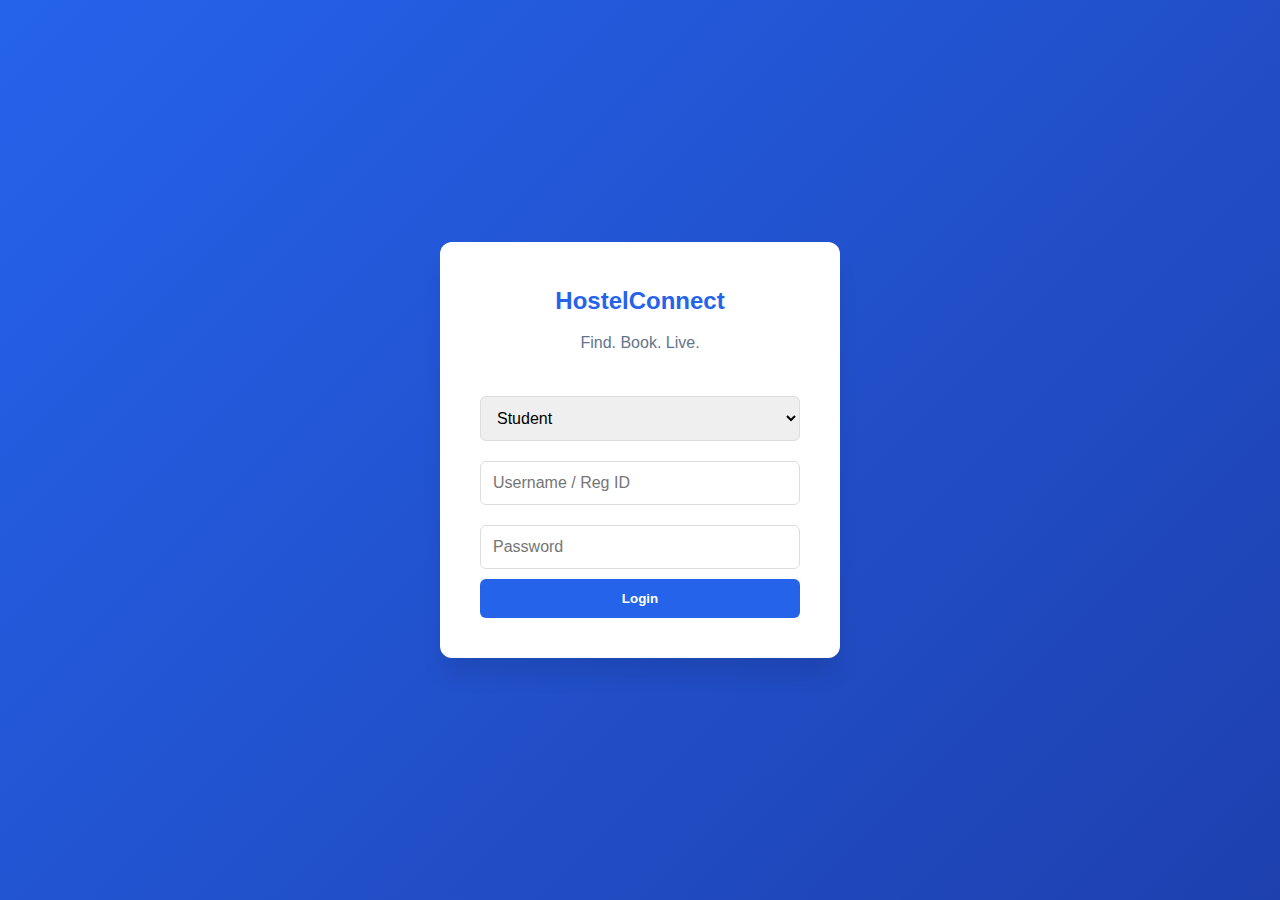
<file: index.html>
<!DOCTYPE html>
<html lang="en">
<head>
    <meta charset="UTF-8">
    <meta name="viewport" content="width=device-width, initial-scale=1.0">
    <title>Login - HostelConnect</title>
    <link rel="stylesheet" href="css/style.css">
</head>
<body>
    <div class="auth-wrapper">
        <div class="auth-card">
            <h1 class="logo" style="margin-bottom: 10px;">HostelConnect</h1>
            <p style="color: #64748B; margin-bottom: 30px;">Find. Book. Live.</p>
            
            <form id="loginForm">
                <select id="role" class="form-control">
                    <option value="student">Student</option>
                    <option value="hostel">Hostel Manager</option>
                    <option value="admin">Admin</option>
                </select>
                <input type="text" placeholder="Username / Reg ID" class="form-control" required>
                <input type="password" placeholder="Password" class="form-control" required>
                <button type="submit" class="btn">Login</button>
            </form>
        </div>
    </div>

    <script>
        document.getElementById('loginForm').addEventListener('submit', (e) => {
            e.preventDefault();
            const role = document.getElementById('role').value;
            localStorage.setItem('currentUserRole', role);
            window.location.href = `${role}.html`;
        });
    </script>
</body>
</html>
</file>
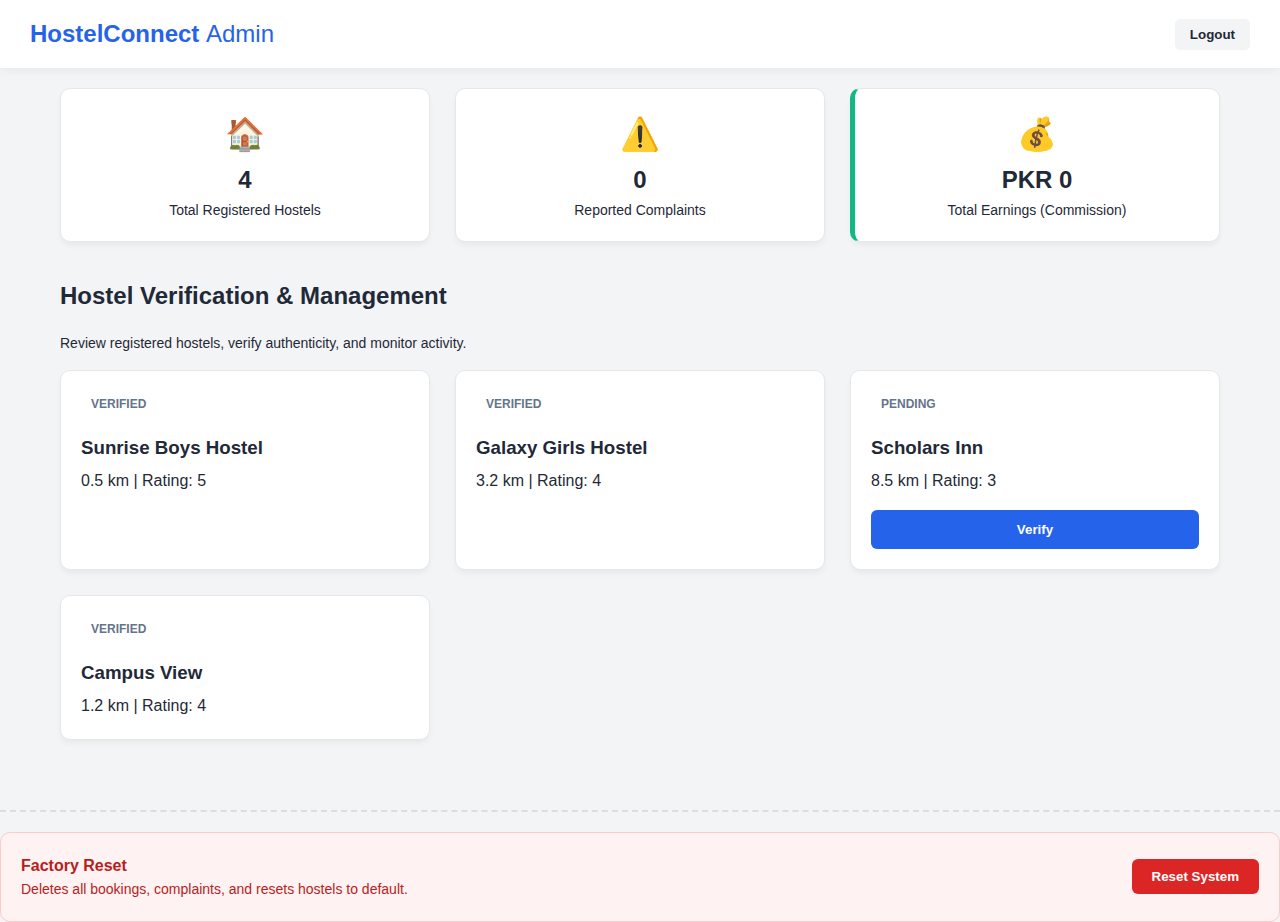
<file: admin.html>
<!DOCTYPE html>
<html lang="en">
<head>
    <meta charset="UTF-8">
    <meta name="viewport" content="width=device-width, initial-scale=1.0">
    <title>HostelConnect | Admin Dashboard</title>

    <!-- Main Styles -->
    <link rel="stylesheet" href="css/style.css">
</head>

<body>

    <!-- ================= HEADER ================= -->
    <header class="header">
        <div class="logo">HostelConnect <span style="font-weight:400;">Admin</span></div>
        <button onclick="logout()" class="nav-btn">Logout</button>
    </header>

    <!-- ================= MAIN CONTENT ================= -->
    <main class="container">

        <!-- ===== STATS CARDS ===== -->
        <section class="grid" style="margin-bottom: 35px;">

            <article class="card" style="text-align:center;">
                <h1>🏠</h1>
                <h2 id="totalHostels">0</h2>
                <p class="text-sm">Total Registered Hostels</p>
            </article>

            <article class="card" style="text-align:center;">
                <h1>⚠️</h1>
                <h2 id="totalComplaints">0</h2>
                <p class="text-sm">Reported Complaints</p>
            </article>
            <!-- Card 3: Revenue -->
<article class="card" style="text-align:center; border-left: 5px solid #10B981;">
    <h1>💰</h1>
    <h2 id="totalRevenue">PKR 0</h2>
    <p class="text-sm">Total Earnings (Commission)</p>
</article>

        </section>

        <!-- ===== HOSTEL MANAGEMENT ===== -->
        <section>
            <h2>Hostel Verification & Management</h2>
            <p class="text-sm mt-2">
                Review registered hostels, verify authenticity, and monitor activity.
            </p>

            <div id="adminHostelList" class="grid mt-2"></div>
        </section>

    </main>
<!-- ===== DANGER ZONE (SYSTEM CONTROL) ===== -->
<section style="margin-top: 50px; border-top: 2px dashed #ddd; padding-top: 20px;">
    
    <div style="background: #FEF2F2; border: 1px solid #FECACA; padding: 20px; border-radius: 10px; display: flex; justify-content: space-between; align-items: center;">
        <div>
            <strong style="color: #B91C1C;">Factory Reset</strong>
            <p class="text-sm" style="color: #B91C1C;">Deletes all bookings, complaints, and resets hostels to default.</p>
        </div>
        <button onclick="factoryReset()" class="btn" style="background: #DC2626; color: white; width: auto; padding: 10px 20px;">
            Reset System
        </button>
    </div>
</section>
    <!-- ================= SCRIPTS ================= -->
    <script src="js/app.js"></script>
    <script>
        document.addEventListener("DOMContentLoaded", loadAdminDashboard);
    </script>

</body>
</html>
</file>
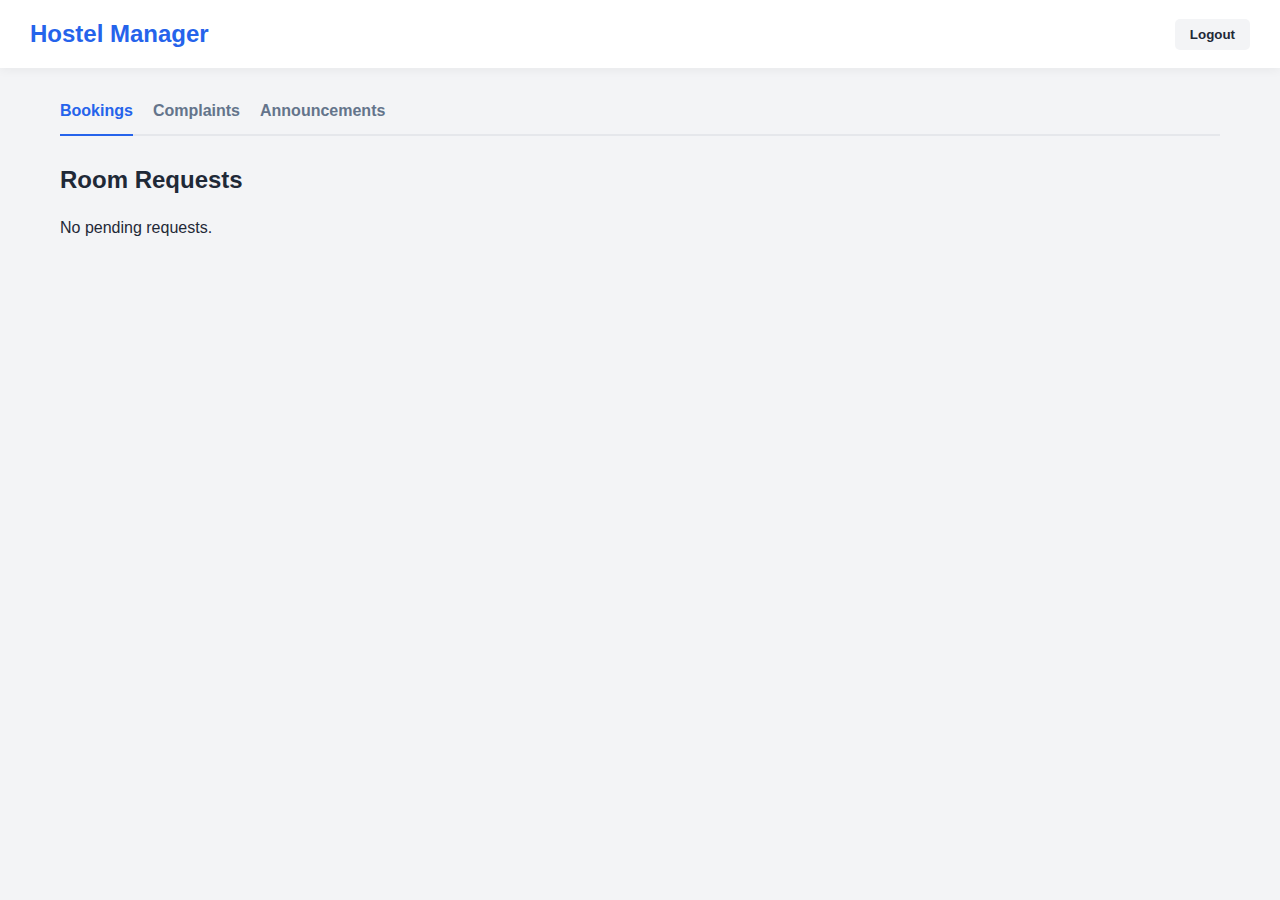
<file: hostel.html>
<!DOCTYPE html>
<html lang="en">
<head>
    <meta charset="UTF-8">
    <meta name="viewport" content="width=device-width, initial-scale=1.0">
    <title>Manager - HostelConnect</title>
    <link rel="stylesheet" href="css/style.css">
</head>
<body>
    <header class="header">
        <div class="logo">Hostel Manager</div>
        <button onclick="logout()" class="nav-btn">Logout</button>
    </header>

    <div class="container">
        <div class="tabs">
            <div class="tab active" onclick="switchTab('bookings')">Bookings</div>
            <div class="tab" onclick="switchTab('complaints')">Complaints</div>
            <div class="tab" onclick="switchTab('announce')">Announcements</div>
        </div>

        <!-- Bookings -->
        <section id="bookings">
            <h2>Room Requests</h2>
            <div id="hostelBookings" class="grid mt-2"></div>
        </section>

        <!-- Complaints -->
        <section id="complaints" class="hidden">
            <h2>Resident Complaints</h2>
            <div id="hostelComplaints" class="grid mt-2"></div>
        </section>

        <!-- Announcements -->
        <section id="announce" class="hidden">
            <div class="card" style="max-width: 600px;">
                <h3>Post Announcement</h3>
                <form onsubmit="postAnnouncement(event)">
                    <textarea id="announceMsg" class="form-control" placeholder="E.g., Mess menu changed..." required></textarea>
                    <button class="btn">Post Update</button>
                </form>
            </div>
        </section>
    </div>

    <script src="js/app.js"></script>
    <script>document.addEventListener('DOMContentLoaded', loadHostelDashboard);</script>
</body>
</html>
</file>
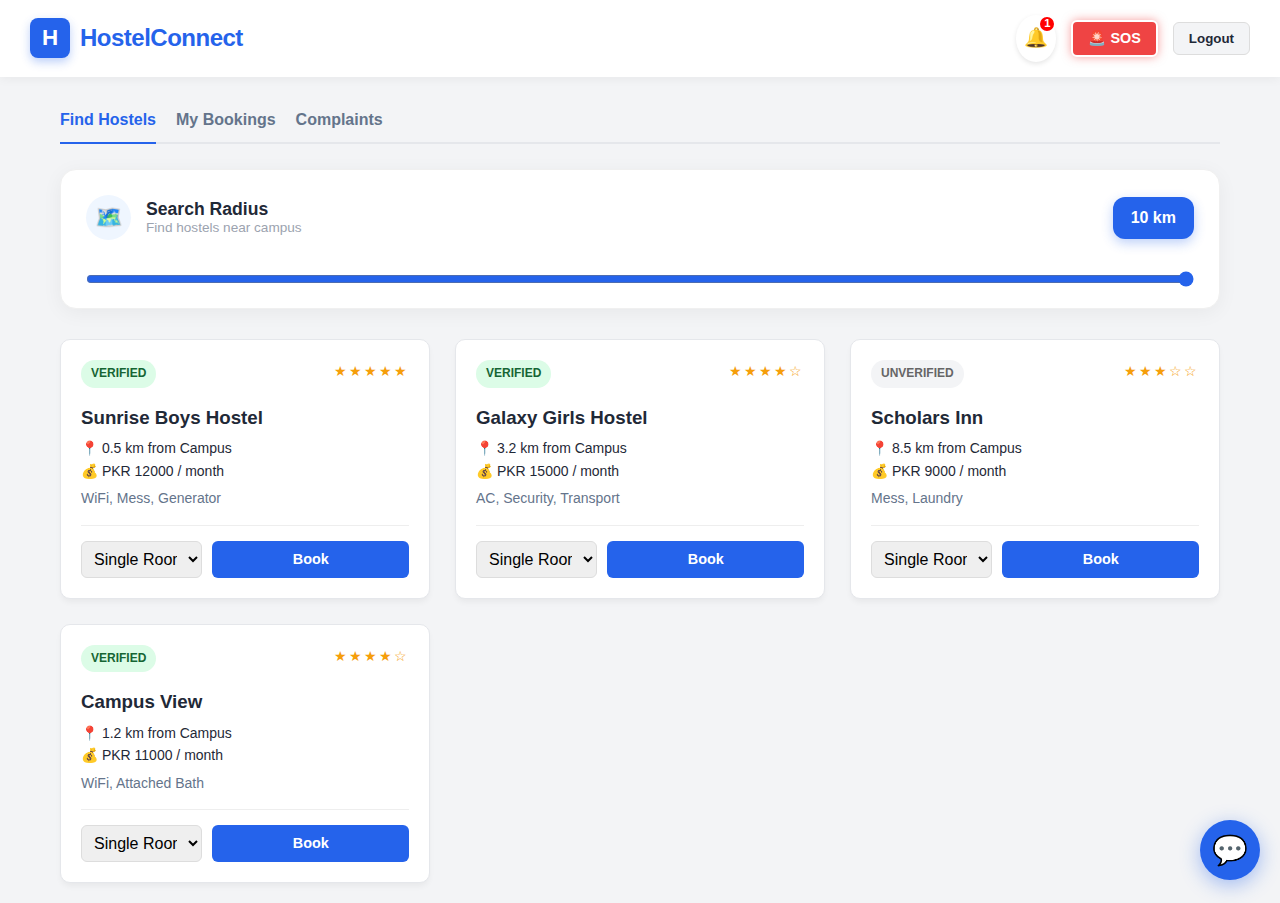
<file: student.html>
<!DOCTYPE html>
<html lang="en">
<head>
    <meta charset="UTF-8">
    <meta name="viewport" content="width=device-width, initial-scale=1.0">
    <title>HostelConnect | Student Dashboard</title>

    <!-- Main Styles -->
    <link rel="stylesheet" href="css/style.css">
</head>

<body>

   
<!-- ================= HEADER WITH NOTIFICATION ================= -->
<header class="header">
    <!-- UPDATED LOGO (BLUE THEME) -->
<div style="display: flex; align-items: center; gap: 10px;">
    <!-- 'H' Box -->
    <div style="width: 40px; height: 40px; background: var(--primary); border-radius: 8px; display: flex; align-items: center; justify-content: center; color: white; font-weight: bold; font-size: 1.4rem; box-shadow: 0 4px 10px rgba(37, 99, 235, 0.3);">
        H
    </div>
    <!-- Text -->
    <span style="font-size: 1.5rem; font-weight: 800; color: var(--primary); letter-spacing: -0.5px;">
        HostelConnect
    </span>
</div>
    
    <div style="display:flex; gap:15px; align-items:center;">
        
        <!-- NOTIFICATION BELL -->
        <div style="position: relative;">
            <div onclick="toggleNotifications()" style="cursor: pointer; background: white; padding: 8px; border-radius: 50%; box-shadow: 0 2px 5px rgba(0,0,0,0.1);">
                <span style="font-size: 1.2rem;">🔔</span>
                <span id="notifBadge" style="position: absolute; top: 0; right: 0; background: red; color: white; font-size: 0.7rem; width: 18px; height: 18px; border-radius: 50%; display: flex; align-items: center; justify-content: center; font-weight: bold; border: 2px solid white;">1</span>
            </div>
            <!-- Dropdown -->
            <div id="notificationDropdown" class="hidden" style="position: absolute; top: 50px; right: 0; width: 300px; background: white; box-shadow: 0 5px 15px rgba(0,0,0,0.2); border-radius: 10px; padding: 15px; z-index: 1000; border: 1px solid #eee;">
                <h4 style="margin-bottom: 10px; border-bottom: 1px solid #eee; padding-bottom: 5px;">Notifications</h4>
                <div id="notifContent"><p style="font-size: 0.85rem; color: #666;">No new notifications.</p></div>
            </div>
        </div>

        <!-- SOS BUTTON -->
        <button onclick="triggerSOS()" class="btn" style="background:#EF4444; color:white; padding:8px 15px; font-weight:bold; border:2px solid white; box-shadow:0 0 10px rgba(239,68,68,0.5); animation: pulse 2s infinite; font-size: 0.9rem;">
            🚨 SOS
        </button>

        <!-- LOGOUT BUTTON (Fixed) -->
        <button onclick="logout()" class="nav-btn" style="background: #F3F4F6; border: 1px solid #ddd; padding: 8px 15px; border-radius: 6px; cursor: pointer; font-weight: 600;">
            Logout
        </button>
    </div>
</header>

    <!-- ================= MAIN CONTENT ================= -->
    <main class="container">

       
       

        <!-- ===== TABS ===== -->
        <nav class="tabs">
            <div class="tab active" onclick="switchTab('find')">Find Hostels</div>
            <div class="tab" onclick="switchTab('my-bookings')">My Bookings</div>
            <div class="tab" onclick="switchTab('complaints')">Complaints</div>
        </nav>

        <!-- ================= FIND HOSTEL ================= -->
        <section id="find">

            <!-- Filter -->
            <!-- ================= FIXED DISTANCE FILTER ================= -->
<div class="filter-box" style="background: white; padding: 25px; border-radius: 16px; box-shadow: 0 4px 20px rgba(0,0,0,0.05); margin-bottom: 30px; border: 1px solid #f0f0f0;">
    
    <!-- HEADER ROW: Left (Text) & Right (Badge) ko alag rakha hai -->
    <div style="display: flex; justify-content: space-between; align-items: center; margin-bottom: 20px; width: 100%;">
        
        <!-- LEFT SIDE: Icon + Text -->
        <div style="display: flex; align-items: center; gap: 15px;">
            <!-- Icon Box -->
            <div style="background: #EFF6FF; width: 45px; height: 45px; border-radius: 50%; display: flex; align-items: center; justify-content: center;">
                <span style="font-size: 1.4rem;">🗺️</span>
            </div>
            
            <!-- Text -->
            <div style="display: flex; flex-direction: column;">
                <h3 style="margin: 0; font-size: 1.1rem; color: #1F2937; line-height: 1.2;">Search Radius</h3>
                <p style="margin: 0; font-size: 0.85rem; color: #9CA3AF; line-height: 1.2;">Find hostels near campus</p>
            </div>
        </div>
        
        <!-- RIGHT SIDE: Badge (Fixed Position) -->
        <div style="background: var(--primary); color: white; padding: 8px 18px; border-radius: 12px; font-weight: 700; box-shadow: 0 4px 12px rgba(37, 99, 235, 0.3); white-space: nowrap;">
            <span id="distValue">10 km</span>
        </div>

    </div>

    <!-- SLIDER -->
    <input 
        type="range" 
        min="1" 
        max="10" 
        value="10"
        oninput="filterHostels(this.value)"
        style="width: 100%; cursor: pointer; height: 8px; border-radius: 5px; background: #E5E7EB; accent-color: var(--primary); outline: none; display: block;"
    >

    

</div>

            <!-- Hostel Cards -->
            <div id="hostelList" class="grid"></div>
        </section>

        <!-- ================= MY BOOKINGS ================= -->
        <section id="my-bookings" class="hidden">
            <h2>My Booking Requests</h2>
            <p class="text-sm mt-2">
                Track the status of your hostel room booking requests.
            </p>
            <div id="bookingList" class="grid mt-2"></div>
        </section>

        <!-- ================= COMPLAINTS ================= -->
        <section id="complaints" class="hidden">

            <div class="grid">

                <!-- Report Complaint -->
                <div class="card">
                    <h3>Report an Issue</h3>
                    <p class="text-sm mt-2">
                        Submit hostel-related issues for quick resolution.
                    </p>

                    <form onsubmit="submitComplaint(event)" class="mt-2">
                        <select id="complaintHostelSelect" class="form-control" required></select>

                        <textarea 
                            id="complaintText" 
                            class="form-control" 
                            placeholder="e.g. Wi-Fi not working, water issue..."
                            rows="4"
                            required>
                        </textarea>

                        <button class="btn btn-primary mt-2">
                            Submit Complaint
                        </button>
                    </form>
                </div>

                <!-- Complaint History -->
                <div>
                    <h3>My Complaint History</h3>
                    <p class="text-sm mt-2">
                        View the status of previously reported issues.
                    </p>
                    <div id="studentComplaintList" class="mt-2"></div>
                </div>

            </div>

        </section>

    </main>
<!-- ================= REVIEW MODAL (Popup) ================= -->
<div id="reviewModal" class="modal hidden">
    <div class="modal-content">
        <span onclick="closeReviewModal()" class="close-btn">&times;</span>
        <h3>Rate & Review</h3>
        <p class="text-sm">Share your experience with this hostel.</p>
        
        <form onsubmit="submitReview(event)" class="mt-2">
            <input type="hidden" id="reviewHostelId"> <!-- Hidden ID tracker -->
            
            <div class="form-group">
                <label>Rating</label>
                <select id="reviewStars" class="form-control">
                    <option value="5">★★★★★ (Excellent)</option>
                    <option value="4">★★★★☆ (Good)</option>
                    <option value="3">★★★☆☆ (Average)</option>
                    <option value="2">★★☆☆☆ (Poor)</option>
                    <option value="1">★☆☆☆☆ (Terrible)</option>
                </select>
            </div>

            <div class="form-group">
                <label>Review Comment</label>
                <textarea id="reviewText" class="form-control" rows="3" placeholder="e.g. Good food, but WiFi is slow..." required></textarea>
            </div>

            <button class="btn btn-primary">Submit Review</button>
        </form>
    </div>
</div>
<!-- ================= PAYMENT GATEWAY MODAL ================= -->
<div id="paymentModal" class="modal hidden">
    <div class="modal-content" style="max-width: 450px;">
        <span onclick="closePaymentModal()" class="close-btn">&times;</span>
        
        <div style="text-align: center; margin-bottom: 20px;">
            <h2 style="color: var(--primary);">Secure Checkout 🔒</h2>
            <p class="text-sm">Complete your booking securely.</p>
        </div>

        <!-- Bill Summary -->
        <div style="background: #F3F4F6; padding: 15px; border-radius: 10px; margin-bottom: 20px;">
            <div style="display: flex; justify-content: space-between; margin-bottom: 5px;">
                <span>Monthly Rent:</span>
                <span id="payRent">PKR 0</span>
            </div>
            
        </div>

        <!-- Fake Payment Form -->
        <form onsubmit="processPayment(event)">
            <input type="hidden" id="payHostelId">
            <input type="hidden" id="payHostelName">
            <input type="hidden" id="payRoomType">

            <div class="form-group">
                <label>Cardholder Name</label>
                <input type="text" class="form-control" placeholder="e.g.  John deo" required>
            </div>

            <div class="form-group">
                <label>Card Number</label>
                <input type="text" class="form-control" placeholder="0000 0000 0000 0000" maxlength="19" required>
            </div>

            <div style="display: flex; gap: 15px;">
                <div class="form-group" style="flex: 1;">
                    <label>Expiry</label>
                    <input type="text" class="form-control" placeholder="MM/YY" maxlength="5" required>
                </div>
                <div class="form-group" style="flex: 1;">
                    <label>CVV</label>
                    <input type="password" class="form-control" placeholder="123" maxlength="3" required>
                </div>
            </div>

            <button type="submit" id="payBtn" class="btn btn-primary" style="margin-top: 15px; font-size: 1.1rem;">
                Pay Now
            </button>
        </form>
    </div>
</div>
    <!-- ================= SCRIPTS ================= -->
    <script src="js/app.js"></script>
    <script>
        document.addEventListener("DOMContentLoaded", loadStudentDashboard);
    </script>
<!-- ================= AI CHATBOT WIDGET ================= -->
<div style="position: fixed; bottom: 20px; right: 20px; z-index: 2000;">
    <!-- Chat Button -->
    <button onclick="toggleChat()" style="background: var(--primary); color: white; width: 60px; height: 60px; border-radius: 50%; border: none; box-shadow: 0 5px 20px rgba(37,99,235,0.4); cursor: pointer; font-size: 1.8rem; display: flex; align-items: center; justify-content: center; transition: transform 0.2s;">
        💬
    </button>

    <!-- Chat Window -->
    <div id="chatWindow" class="hidden" style="position: absolute; bottom: 80px; right: 0; width: 320px; background: white; border-radius: 15px; box-shadow: 0 5px 25px rgba(0,0,0,0.2); overflow: hidden; border: 1px solid #eee; animation: slideUp 0.3s ease;">
        <!-- Chat Header -->
        <div style="background: var(--primary); color: white; padding: 15px; display: flex; justify-content: space-between; align-items: center;">
            <div>
                <h4 style="margin: 0;">AI Assistant 🤖</h4>
                <small style="opacity: 0.8;">Online</small>
            </div>
            <span onclick="toggleChat()" style="cursor: pointer; font-size: 1.2rem;">&times;</span>
        </div>
        
        <!-- Chat Body -->
        <div id="chatBody" style="height: 250px; padding: 15px; overflow-y: auto; background: #F9FAFB; display: flex; flex-direction: column; gap: 10px;">
            <div style="align-self: flex-start; background: white; padding: 8px 12px; border-radius: 10px 10px 10px 0; border: 1px solid #eee; font-size: 0.9rem; max-width: 80%;">
                👋 Hi! I'm HostelBot. Ask me about rent, wifi, or locations!
            </div>
        </div>

        <!-- Chat Input -->
        <div style="padding: 10px; border-top: 1px solid #eee; display: flex; gap: 5px;">
            <input type="text" id="chatInput" placeholder="Type a message..." style="flex: 1; padding: 8px; border: 1px solid #ddd; border-radius: 20px; outline: none;">
            <button onclick="sendMessage()" style="background: var(--primary); color: white; border: none; padding: 8px 12px; border-radius: 50%; cursor: pointer;">➤</button>
        </div>
    </div>
</div>
</body>
</html>
</file>
<file: css/style.css>
/* css/style.css */
:root {
    --primary: #2563EB;
    --primary-dark: #1E40AF;
    --secondary: #64748B;
    --accent: #F59E0B; /* Gold for stars */
    --success: #10B981;
    --danger: #EF4444;
    --bg: #F3F4F6;
    --white: #ffffff;
    --text-dark: #1F2937;
}

* { margin: 0; padding: 0; box-sizing: border-box; font-family: 'Segoe UI', sans-serif; }
body { background: var(--bg); color: var(--text-dark); line-height: 1.6; }

/* Layout */
.container { max-width: 1200px; margin: 0 auto; padding: 20px; }
.header { background: var(--white); padding: 15px 30px; display: flex; justify-content: space-between; align-items: center; box-shadow: 0 2px 10px rgba(0,0,0,0.05); }
.logo { font-size: 1.5rem; font-weight: 700; color: var(--primary); }
.nav-btn { background: var(--bg); border: none; padding: 8px 15px; border-radius: 5px; cursor: pointer; font-weight: 600; color: var(--text-dark); }
.nav-btn:hover { background: #e5e7eb; }

/* Auth Screen */
.auth-wrapper { height: 100vh; display: flex; align-items: center; justify-content: center; background: linear-gradient(135deg, var(--primary), var(--primary-dark)); }
.auth-card { background: var(--white); padding: 40px; border-radius: 12px; width: 100%; max-width: 400px; text-align: center; box-shadow: 0 20px 25px -5px rgba(0,0,0,0.1); }
.form-control { width: 100%; padding: 12px; margin: 10px 0; border: 1px solid #ddd; border-radius: 6px; font-size: 1rem; }
.btn { width: 100%; padding: 12px; background: var(--primary); color: white; border: none; border-radius: 6px; font-weight: 600; cursor: pointer; transition: 0.2s; }
.btn:hover { background: var(--primary-dark); }

/* Tabs */
.tabs { display: flex; gap: 20px; border-bottom: 2px solid #e5e7eb; margin-bottom: 25px; }
.tab { padding: 10px 0; cursor: pointer; color: var(--secondary); font-weight: 600; position: relative; }
.tab.active { color: var(--primary); }
.tab.active::after { content: ''; position: absolute; bottom: -2px; left: 0; width: 100%; height: 2px; background: var(--primary); }

/* Grid & Cards */
.grid { display: grid; grid-template-columns: repeat(auto-fill, minmax(320px, 1fr)); gap: 25px; }
.card { background: var(--white); border-radius: 10px; padding: 20px; box-shadow: 0 4px 6px -1px rgba(0,0,0,0.05); border: 1px solid #e5e7eb; }
.card h3 { margin-bottom: 5px; color: var(--text-dark); }
.card-meta { display: flex; justify-content: space-between; font-size: 0.9rem; color: var(--secondary); margin-bottom: 15px; }
.badge { padding: 4px 10px; border-radius: 20px; font-size: 0.75rem; font-weight: 700; text-transform: uppercase; }
.status-Pending { background: #FEF3C7; color: #D97706; }
.status-Approved { background: #D1FAE5; color: #047857; }
.status-Rejected { background: #FEE2E2; color: #B91C1C; }
.stars { color: var(--accent); letter-spacing: 2px; }

/* Utilities */
.hidden { display: none; }
.mt-2 { margin-top: 1rem; }
.text-sm { font-size: 0.875rem; }
.filter-box { background: var(--white); padding: 20px; border-radius: 10px; margin-bottom: 20px; display: flex; align-items: center; justify-content: space-between; flex-wrap: wrap; gap: 15px; }
</file>
